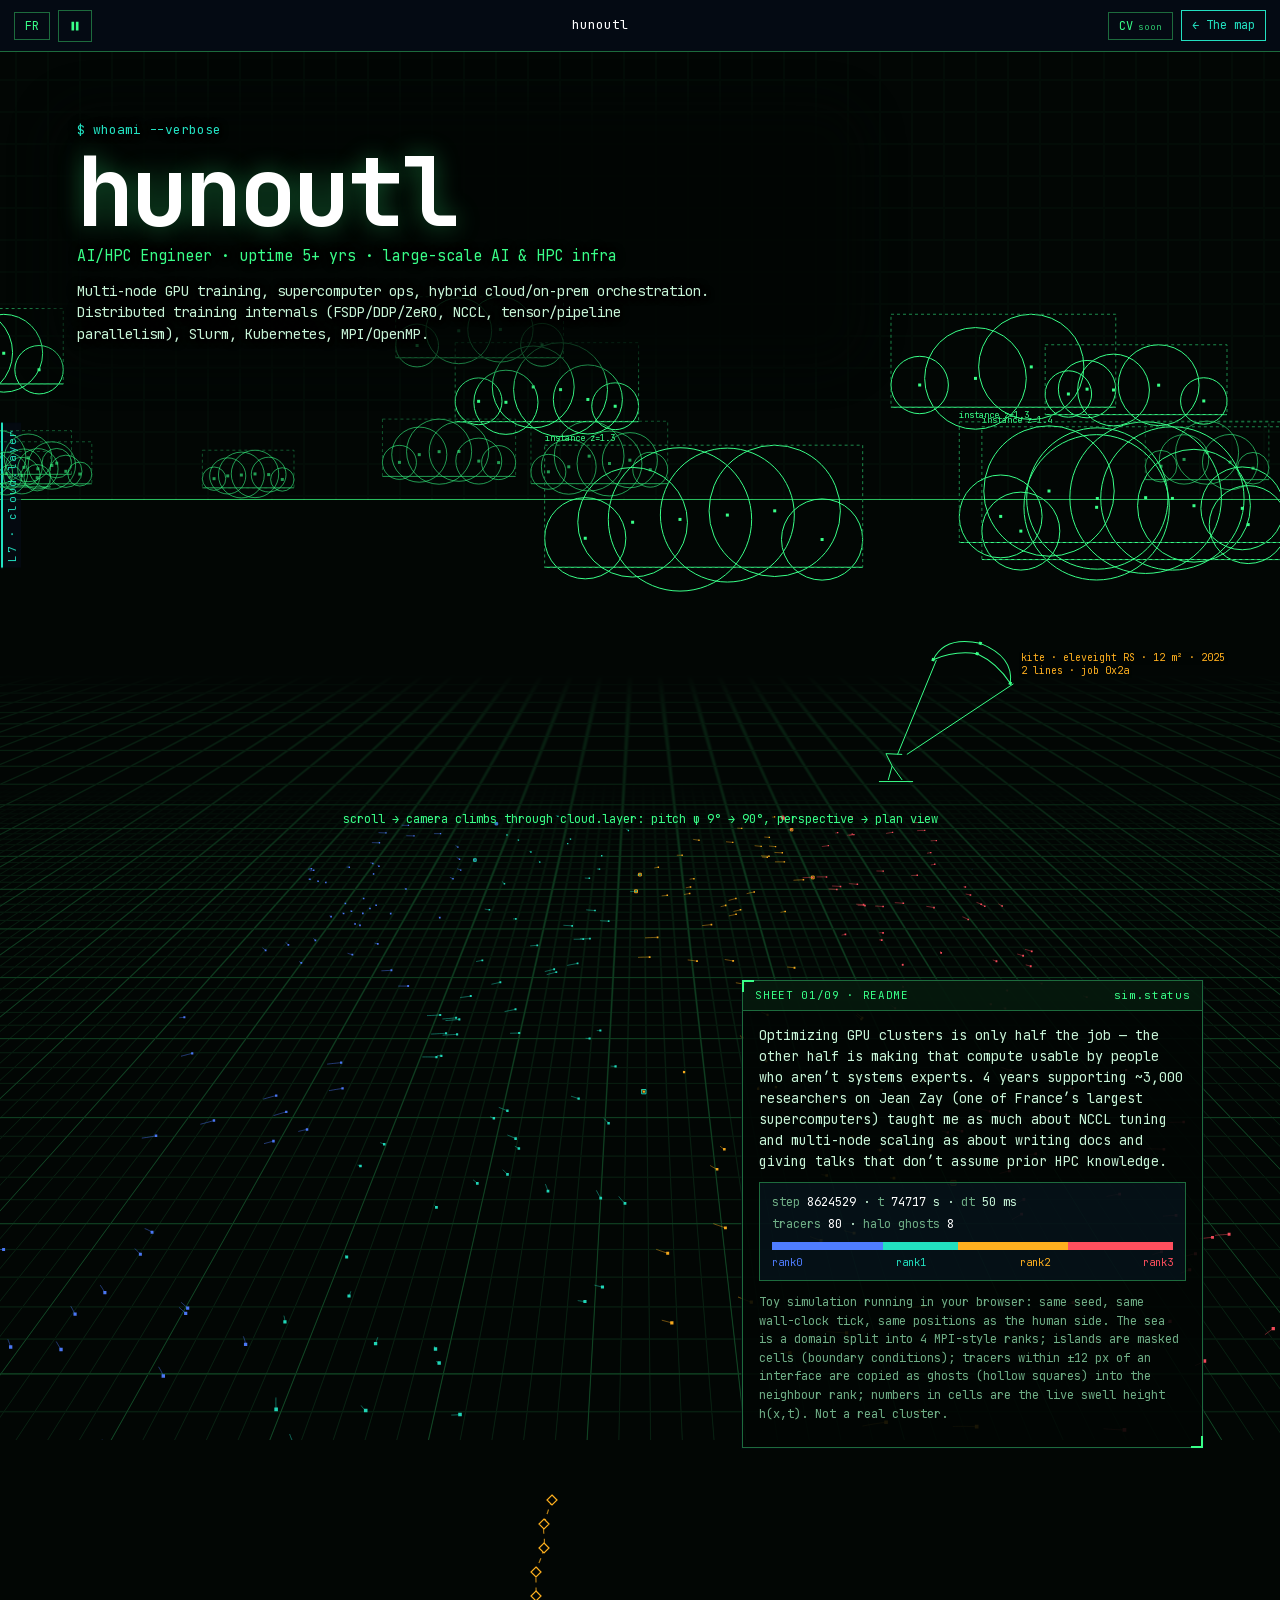
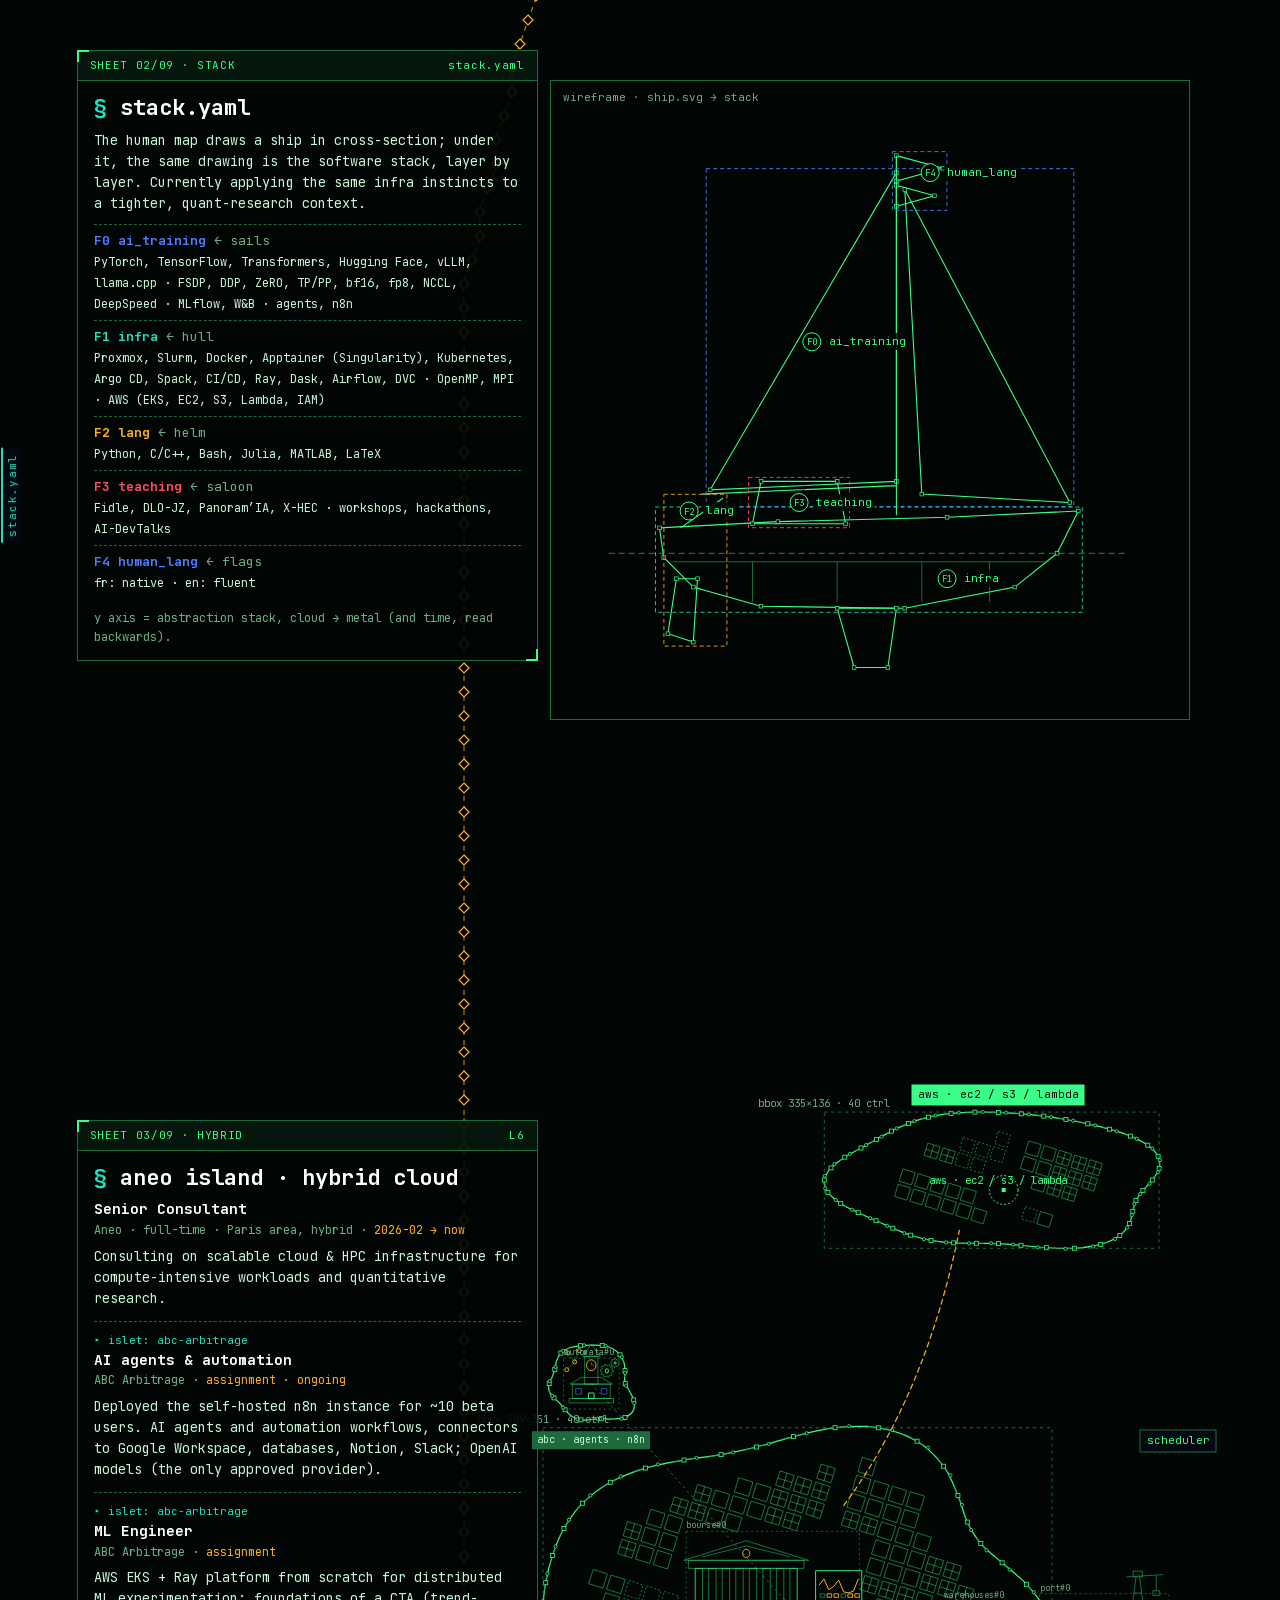
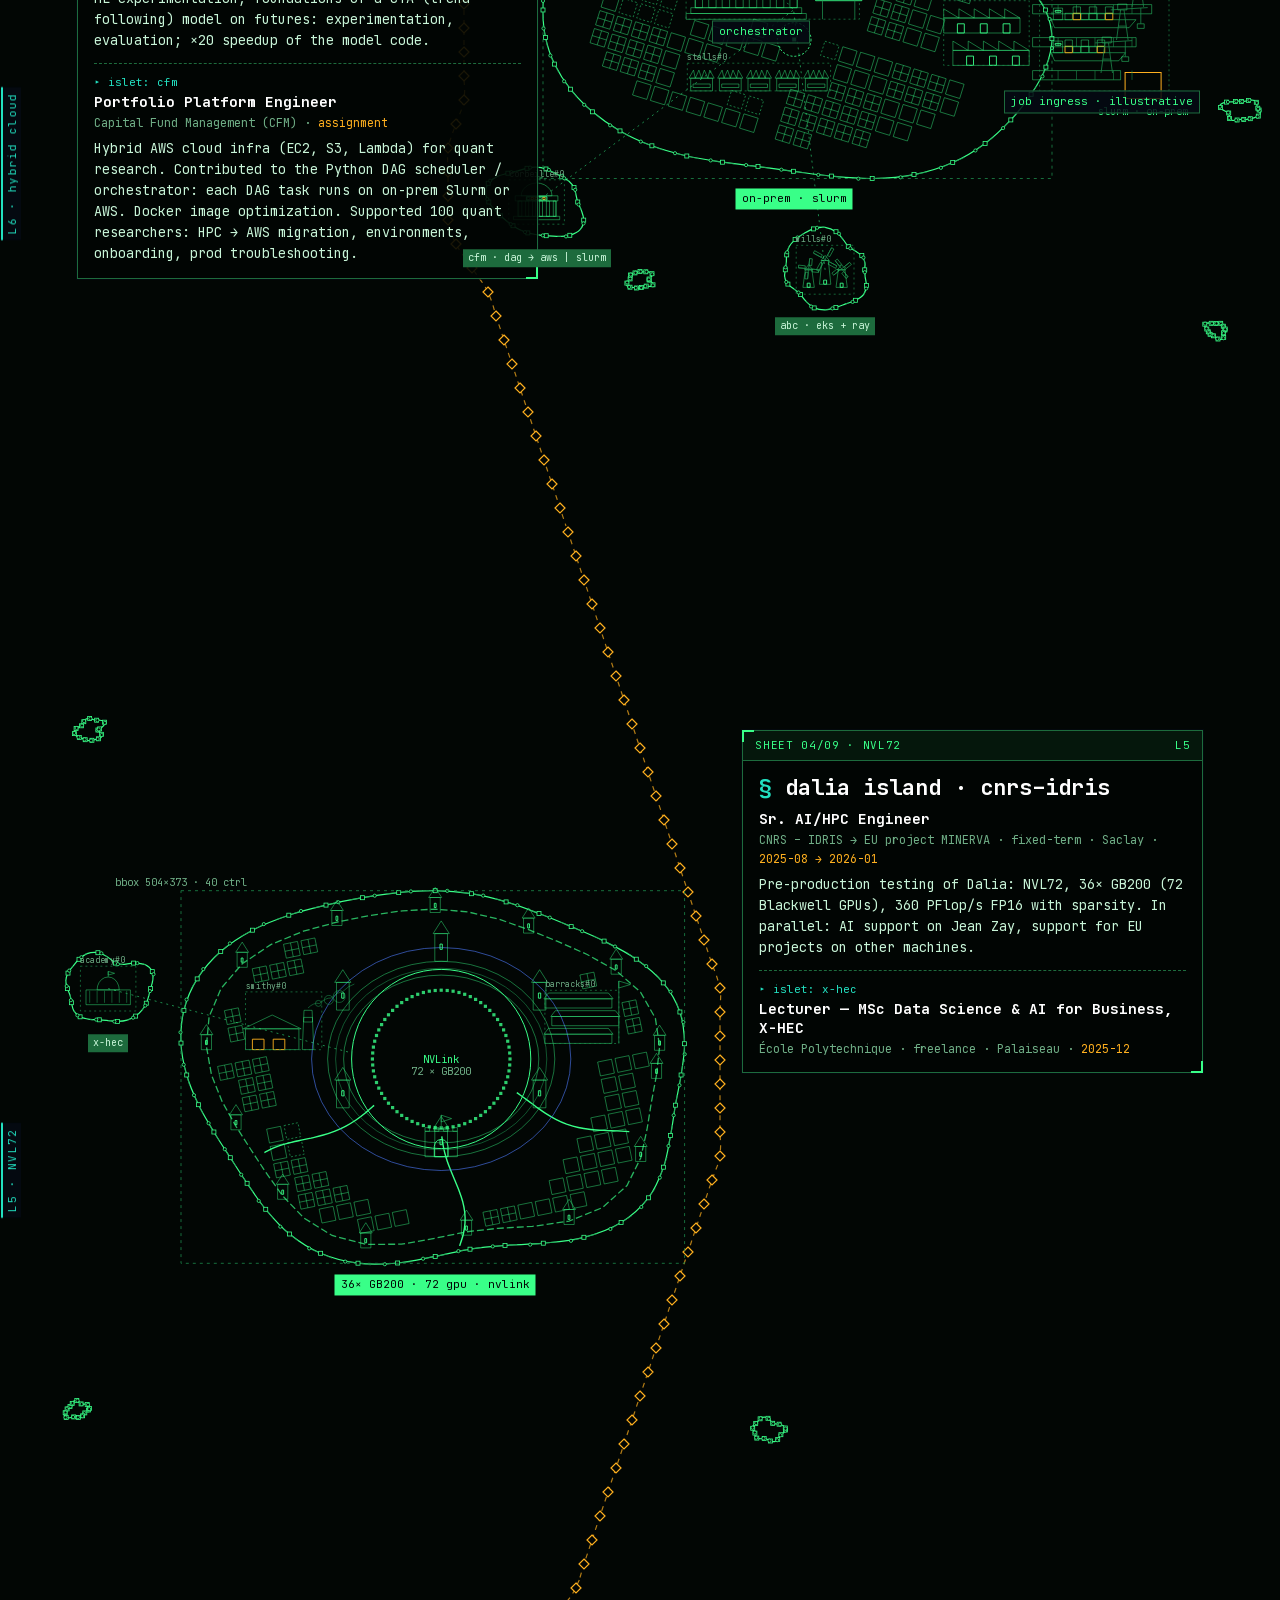
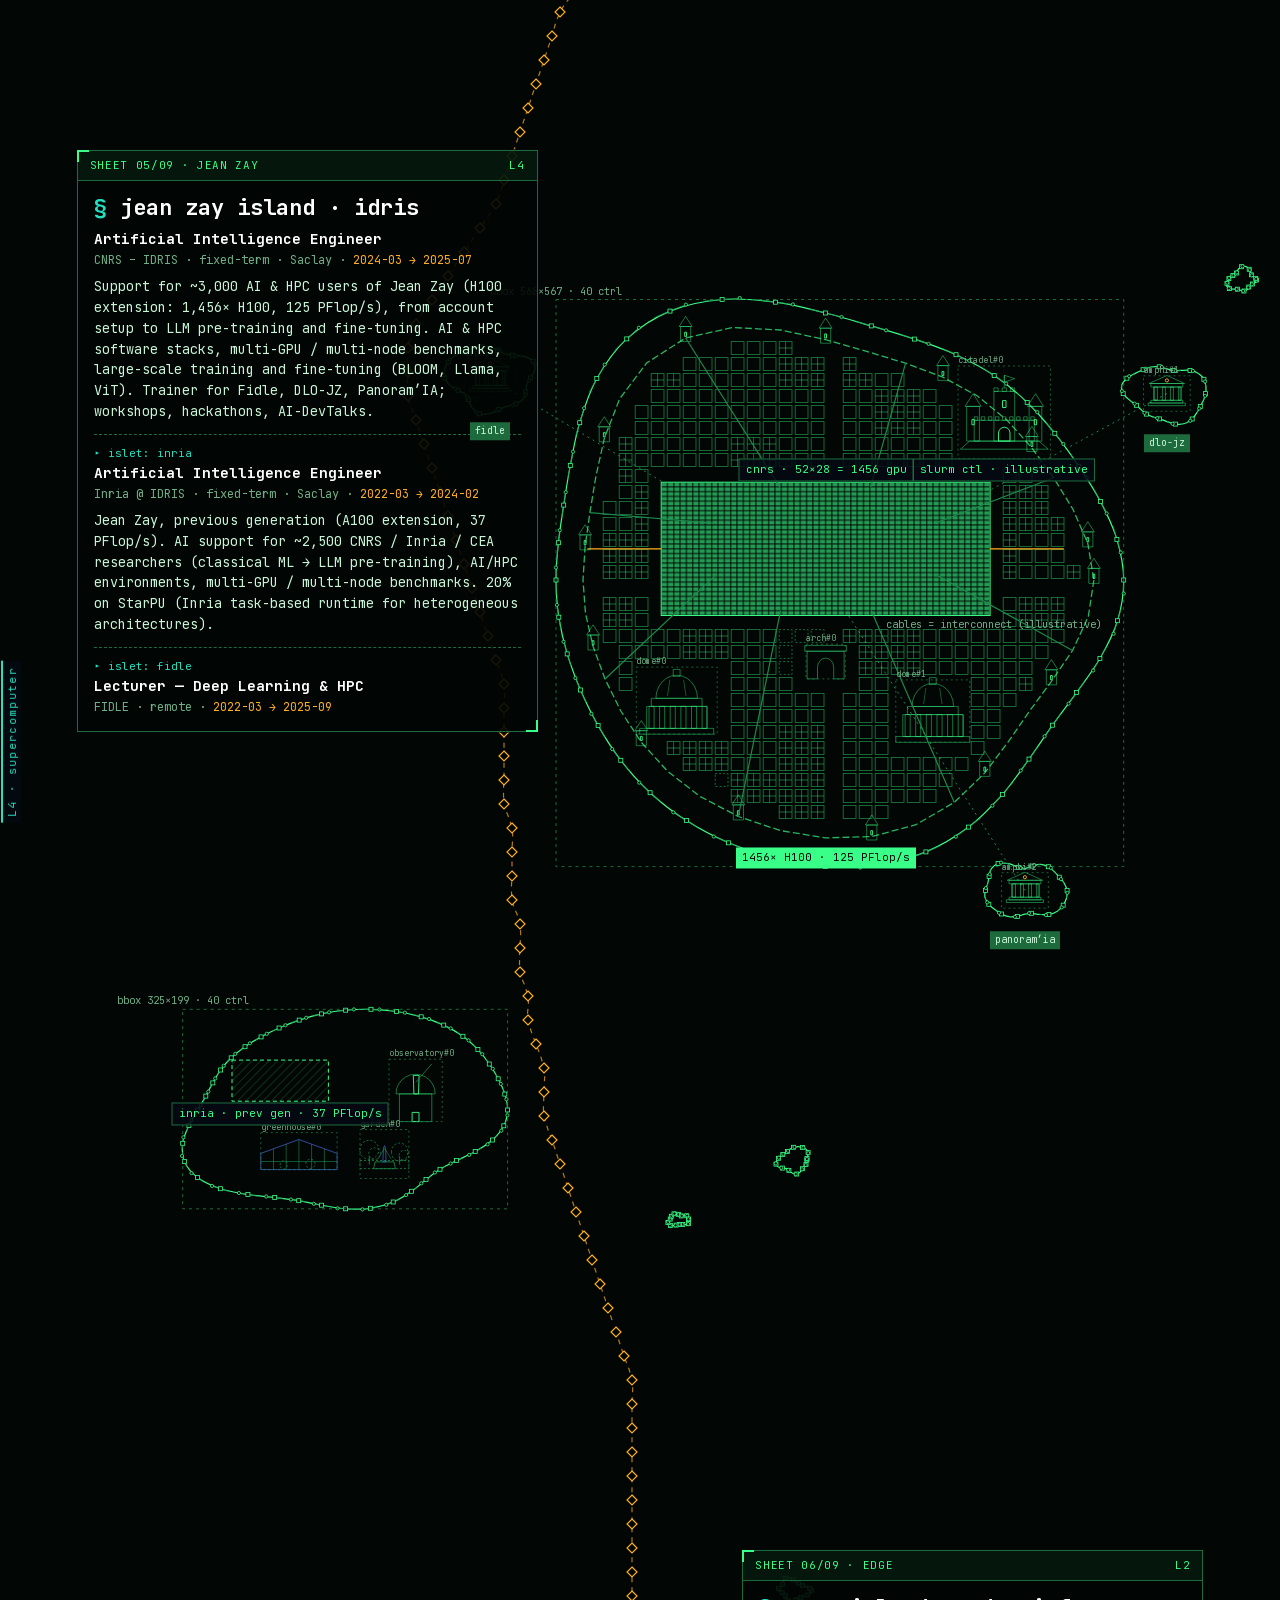
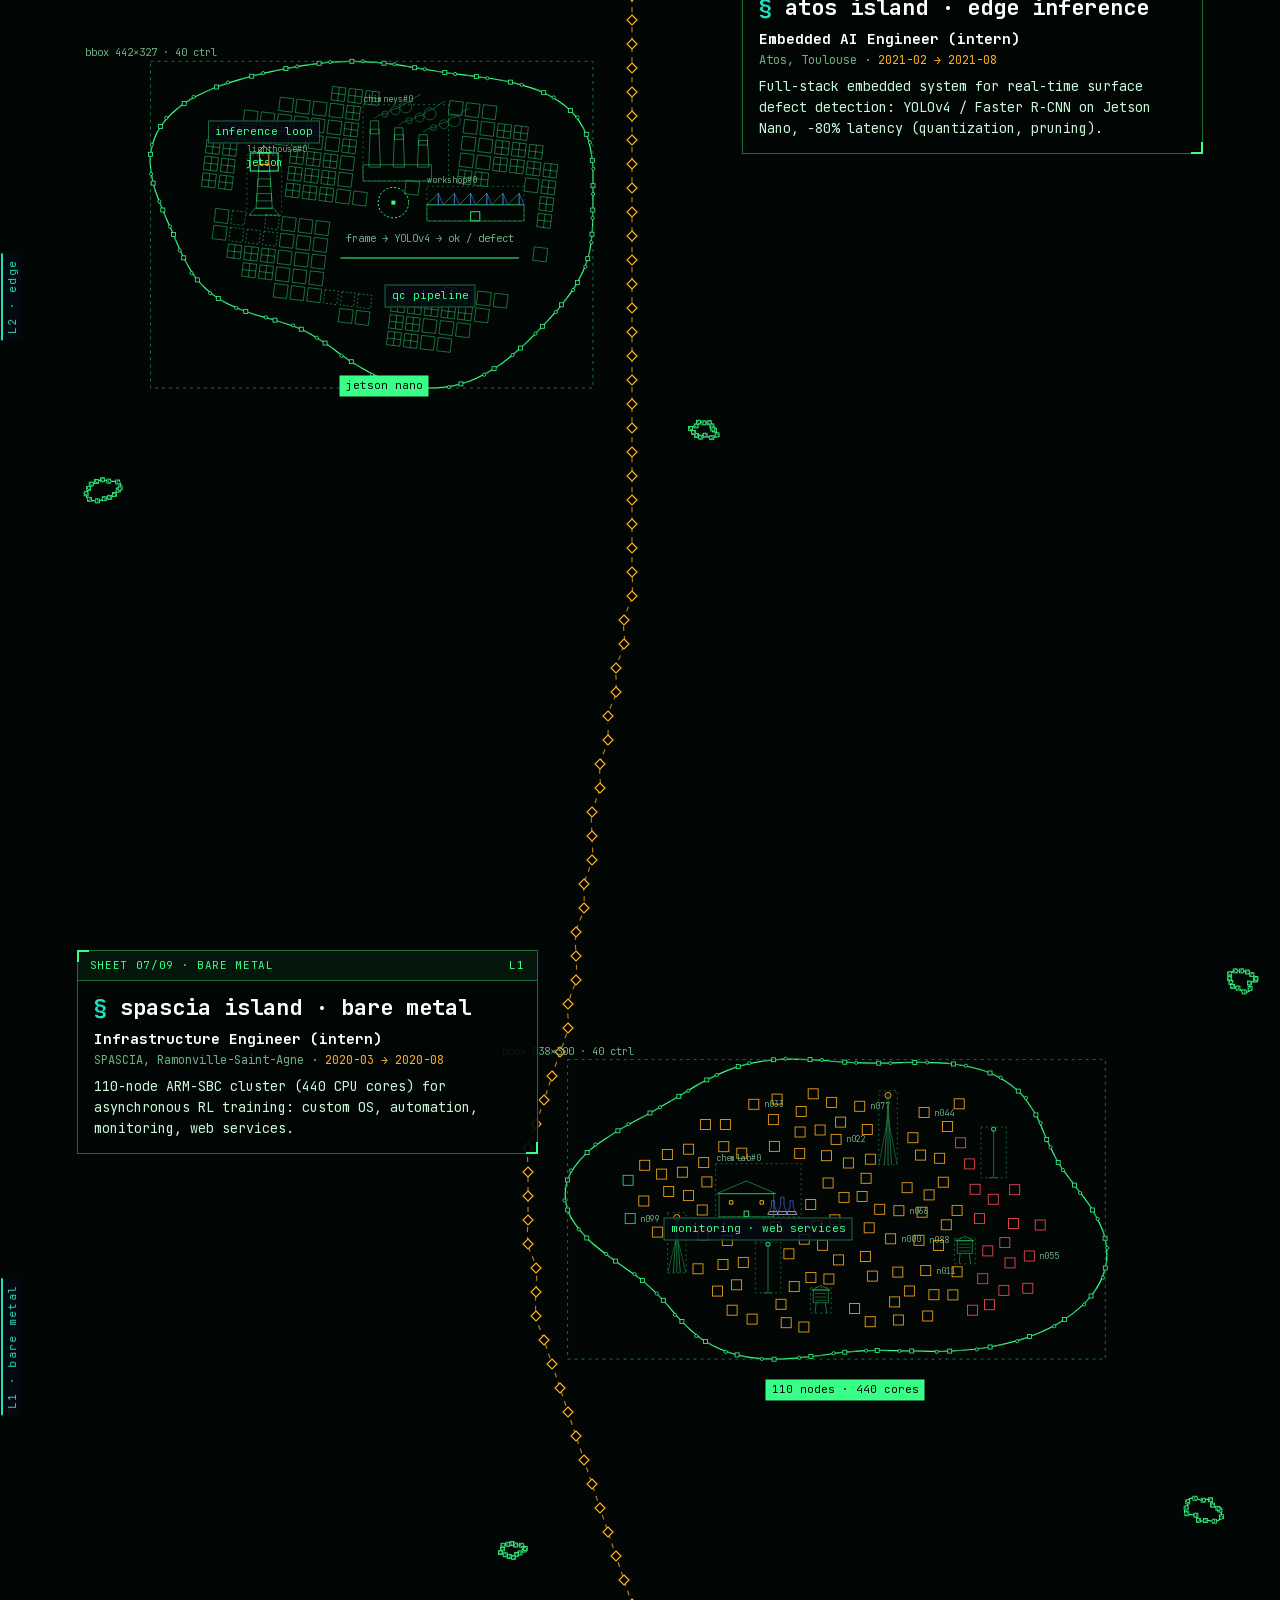
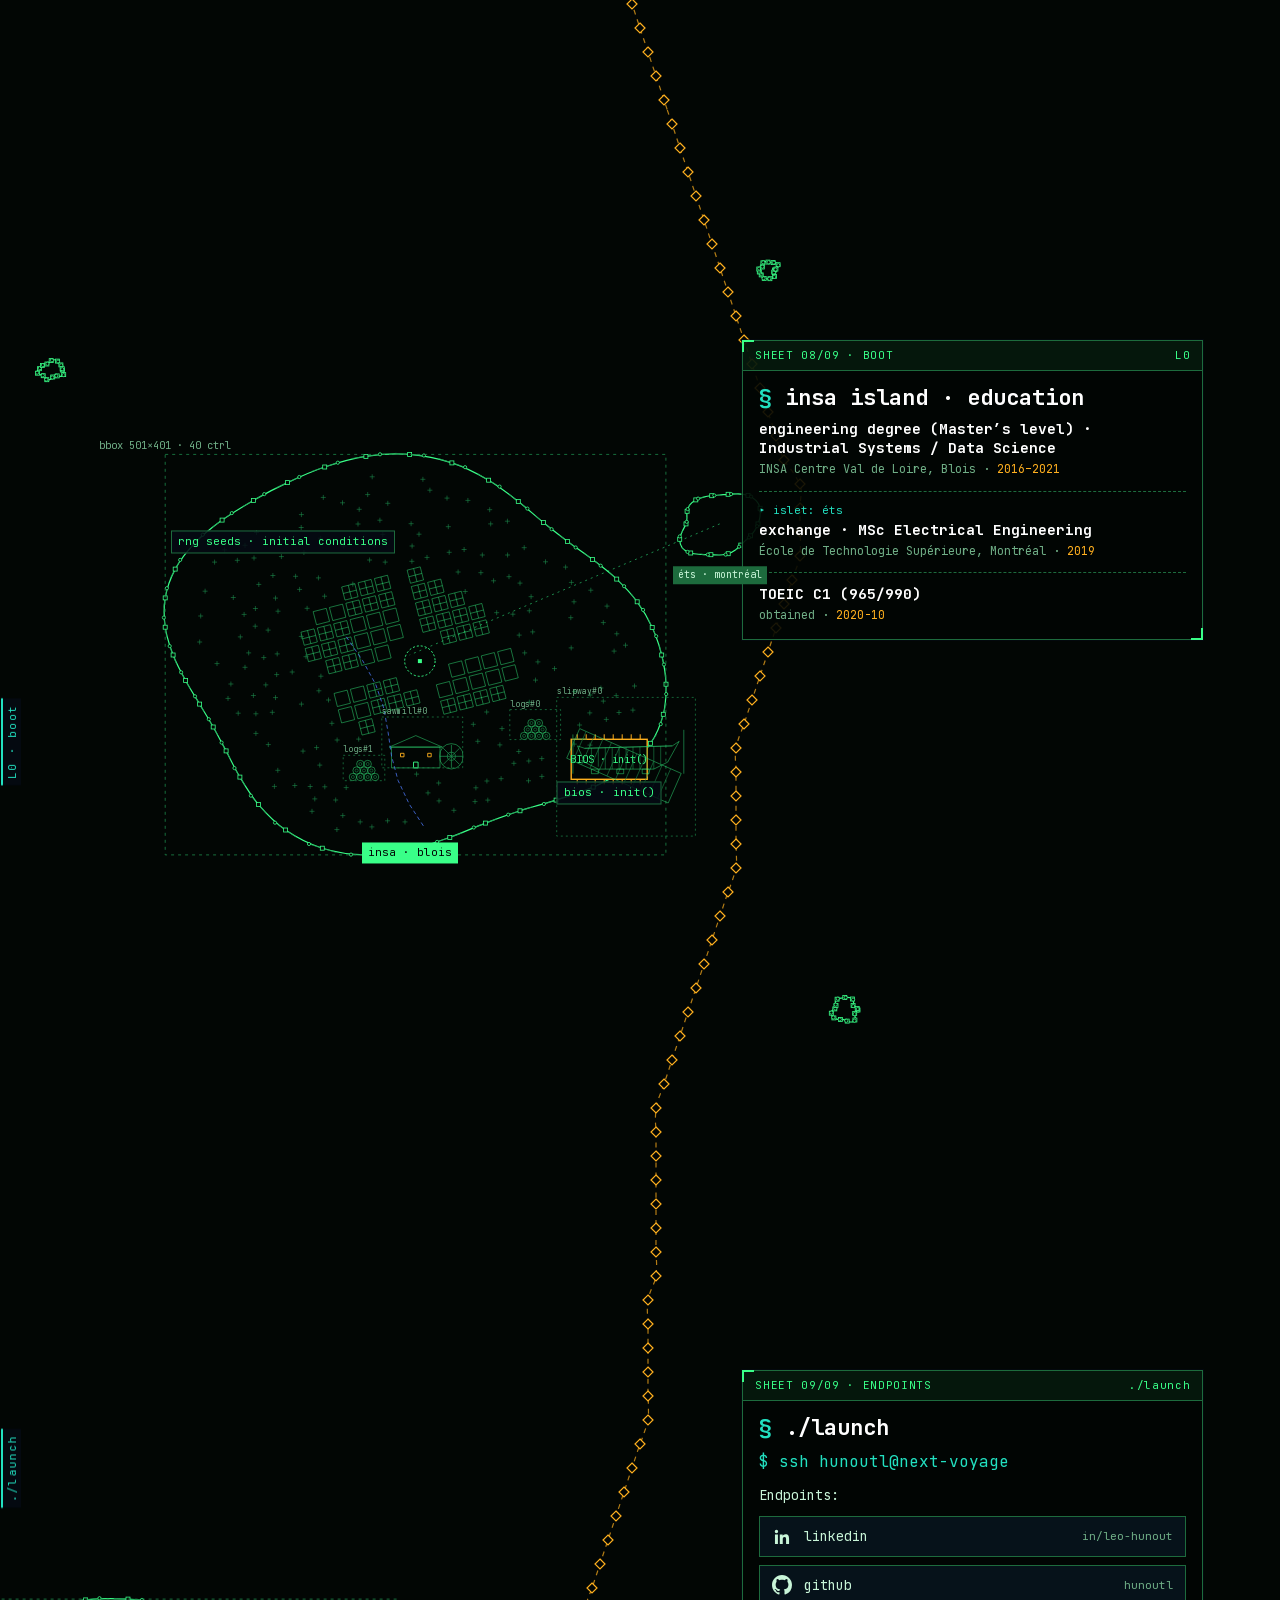
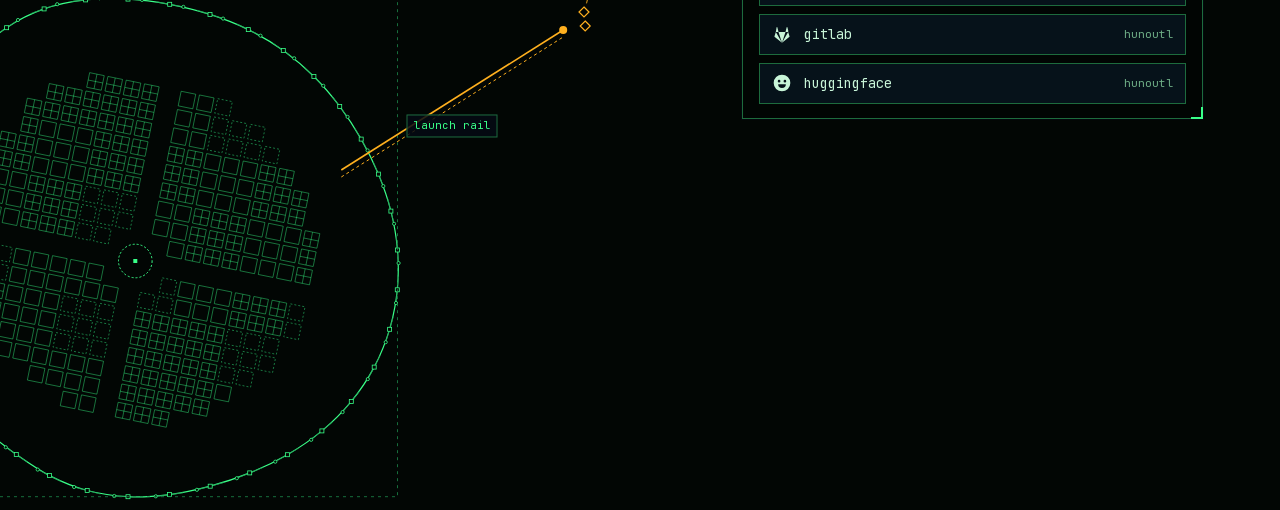
<file: index.html>
<!doctype html>
<html lang="en" class="no-js">
<head>
  <meta charset="UTF-8" />
  <meta name="viewport" content="width=device-width, initial-scale=1" />
  <!-- Couleur du canevas par défaut AVANT tout CSS : le premier frame peint
       après la navigation cross-site n'est jamais blanc par défaut. -->
  <!-- .no-js → .js avant tout rendu : les étages pré-générés au build
       (lisibles sans JS) sont masqués, lang-switch.js les remplace. -->
  <script>document.documentElement.className = "js";</script>
  <meta name="color-scheme" content="dark" />
  <link rel="icon" href="assets/favicon.svg" type="image/svg+xml" />
  <link rel="apple-touch-icon" href="assets/apple-touch-icon.png" />
  <title>hunoutl</title>
  <meta name="description" content="Léo Hunout (hunoutl), AI/HPC Engineer: supercomputers, GPU clusters and large-scale model training (Jean Zay, Dalia, AWS EKS). The wireframe side of an ink sea chart." />
  <link rel="canonical" href="https://hunoutl.github.io/" />
  <!-- Paire FR (gitlab.io) / EN (github.io) : même CV, deux faces. -->
  <link rel="alternate" hreflang="fr" href="https://hunoutl.gitlab.io/" />
  <link rel="alternate" hreflang="en" href="https://hunoutl.github.io/" />
  <link rel="alternate" hreflang="x-default" href="https://hunoutl.gitlab.io/" />
  <meta property="og:type" content="profile" />
  <meta property="og:url" content="https://hunoutl.github.io/" />
  <meta property="og:site_name" content="Léo Hunout" />
  <meta property="og:locale" content="en_US" />
  <meta property="og:locale:alternate" content="fr_FR" />
  <meta property="og:title" content="Léo Hunout (hunoutl) — AI/HPC Engineer" />
  <meta property="og:description" content="5+ years building and running large-scale AI/HPC compute infrastructure: Jean Zay, Dalia, AWS EKS." />
  <meta property="og:image" content="https://hunoutl.github.io/assets/og.png" />
  <meta property="og:image:width" content="1200" />
  <meta property="og:image:height" content="630" />
  <meta property="og:image:alt" content="Wireframe of a sea chart with simulation overlays, titled hunoutl" />
  <meta property="profile:first_name" content="Léo" />
  <meta property="profile:last_name" content="Hunout" />
  <meta name="twitter:card" content="summary_large_image" />
  <script type="application/ld+json">
  {
    "@context": "https://schema.org",
    "@type": "Person",
    "name": "Léo Hunout",
    "alternateName": "hunoutl",
    "jobTitle": "AI/HPC Engineer",
    "url": "https://hunoutl.github.io/",
    "worksFor": {
      "@type": "Organization",
      "name": "Aneo",
      "url": "https://www.aneo.eu/"
    },
    "alumniOf": {
      "@type": "CollegeOrUniversity",
      "name": "INSA Centre Val de Loire"
    },
    "knowsAbout": [
      "HPC",
      "GPU clusters",
      "distributed training",
      "Slurm",
      "Kubernetes",
      "AWS EKS",
      "Ray",
      "PyTorch",
      "LLM"
    ],
    "sameAs": [
      "https://www.linkedin.com/in/leo-hunout",
      "https://github.com/hunoutl",
      "https://gitlab.com/hunoutl",
      "https://huggingface.co/hunoutl",
      "https://hunoutl.gitlab.io/"
    ]
  }
  </script>
  <link rel="stylesheet" href="styles/machine.css" />
  <style>
    html { background: #020604; }
  </style>
  <!-- Bloque le premier rendu jusqu'à ce que #render-ready (après les
       scripts, en fin de body) soit parsé : le premier frame peint contient
       donc déjà le contenu, la simulation dessinée et la position de scroll
       d'arrivée. Chromium 124+ ; ignoré ailleurs. -->
  <link rel="expect" href="#render-ready" blocking="render" />
</head>
<body>
  <canvas id="sea" aria-hidden="true"></canvas>
  <canvas id="fx" aria-hidden="true"></canvas>
  <div id="clouds" aria-hidden="true"></div>
  <header class="site-bar">
    <div class="bar-group">
      <button id="lang-switch" class="lang-switch" type="button">FR</button>
      <button id="motion-toggle" class="bar-btn motion-toggle" type="button" aria-pressed="false" hidden><svg viewBox="0 0 16 16" width="14" height="14" aria-hidden="true"><path class="i-pause" d="M4 3h3v10H4zM9 3h3v10H9z"/><path class="i-play" d="M5 3l8 5-8 5z"/></svg></button>
    </div>
    <span class="brand">hunoutl</span>
    <div class="bar-group">
      <button id="cv-soon" class="bar-btn cv-soon" type="button">CV</button>
      <a id="mirror-hint" class="mirror-hint" data-mirror-link href="https://hunoutl.gitlab.io/">← The map</a>
    </div>
    <p id="bar-toast" class="bar-toast" role="status" aria-live="polite"></p>
  </header>

  <main id="floors"></main>

  <script src="scripts/site.js"></script>
  <script src="scripts/floor-fit.js"></script>
  <script src="scripts/geo.js"></script>
  <script src="scripts/content.js"></script>
  <script src="scripts/lang-switch.js"></script>
  <script src="scripts/sim-core.js"></script>
  <script src="scripts/bar.js"></script>
  <script src="scripts/render-machine.js"></script>
  <script src="scripts/drag-swipe.js"></script>
  <script>SIM.start();</script>
  <div id="render-ready" hidden></div>
</body>
</html>
</file>
<file: styles/machine.css>
/* Machine « le calcul qui fait la mer ».
   Police : JetBrains Mono (OFL) 400/700, subsettée, inlinée par build.mjs. */
@font-face {
  font-family: "JB Mono";
  src: url(../assets/jbmono-400.woff2) format("woff2");
  font-weight: 400;
  font-display: block;
}
@font-face {
  font-family: "JB Mono";
  src: url(../assets/jbmono-700.woff2) format("woff2");
  font-weight: 700;
  font-display: block;
}

:root {
  --drag-x: 0px;
  --bg: #020604;
  --mesh: #0d3a1e;
  --line: #1d6b3d;
  --text: #c8f5d8;
  --dim: #6fae86;
  --cy: #39ff88;
  --r0: #4f7dff;
  --r1: #22e0c0;
  --r2: #ffb01f;
  --r3: #ff4f5e;
  --bar-height: 52px;
  --mono: "JB Mono", ui-monospace, "SFMono-Regular", Menlo, Consolas, monospace;
}

* { box-sizing: border-box; }
html, body { margin: 0; padding: 0; }
html { background: var(--bg); }
body {
  background: var(--bg);
  color: var(--text);
  font-family: var(--mono);
  font-size: 13.5px;
  line-height: 1.55;
  overflow-x: hidden;
  /* pan-y : scroll vertical natif (fluide, avec inertie) ; le swipe
     horizontal est géré par les Touch Events de drag-swipe.js, qui
     s'appuient sur cette règle — lire le commentaire là-bas avant d'y
     toucher. */
  touch-action: pan-y;
  overscroll-behavior-x: none;
  -webkit-text-size-adjust: 100%;
  -webkit-tap-highlight-color: transparent;
}

#sea, #fx { position: fixed; left: 0; top: 0; pointer-events: none; }
#sea { z-index: 0; }
#fx { z-index: 2; }
#clouds { position: fixed; inset: 0; z-index: 6; pointer-events: none; overflow: hidden; }
#clouds .cloud-cv { position: absolute; left: 0; top: 0; }
#clouds .fog { position: absolute; inset: 0; opacity: 0; will-change: opacity; background: linear-gradient(rgba(57, 255, 136, 0.07) 1px, transparent 1px) 0 0 / 100% 24px, linear-gradient(90deg, rgba(57, 255, 136, 0.07) 1px, transparent 1px) 0 0 / 24px 100%, #020604; }
#clouds .fog::after { content: "cloud.layer · traversing"; position: absolute; left: 50%; top: 46%; transform: translateX(-50%); font-family: var(--mono); font-size: 12px; color: var(--cy); letter-spacing: .2em; }
.inset { position: absolute; z-index: 3; background: rgba(2, 6, 4, 0.92); border: 1px solid var(--line); }
.inset .ship svg { position: absolute; left: 0; top: 0; overflow: visible; }
.inset .ship text { font-family: var(--mono); font-size: 9px; fill: var(--cy); text-anchor: middle; }
.inset-title { position: absolute; left: 12px; top: 8px; margin: 0; font-size: 11px; color: var(--dim); }
.part { position: absolute; z-index: 1; font-size: 11px; color: var(--cy); white-space: nowrap; background: rgba(2, 6, 4, .85); padding: 0 3px; }
.winds em { font-style: normal; color: var(--dim); font-weight: 400; }

#floors { position: relative; }
/* Changement de langue : seuls les TEXTES fondent. Une opacité sur #floors
   en faisait un contexte d'empilement : le titre et le premier cartouche
   (z-index 7) passaient sous les nuages (6) le temps du fondu, et les îles,
   identiques d'une langue à l'autre, clignotaient avec. On fait fondre le
   contenu des cartouches, pas les cartouches : leur fond et le voile du
   titre restent en place, les nuages ne réapparaissent pas derrière.
   Sans fond propre (étiquettes .tag, consigne de défilement) : elles
   fondent entières. */
.floor-inner > :not(.isle-layer) > *,
.floor-inner > :not(.isle-layer):not(:has(> *)),
.floor-inner > .scroll-hint { transition: opacity 0.18s; }
#floors.lang-fading .floor-inner > :not(.isle-layer) > *,
#floors.lang-fading .floor-inner > :not(.isle-layer):not(:has(> *)),
#floors.lang-fading .floor-inner > .scroll-hint { opacity: 0; }
.floor { position: relative; overflow: hidden; }
/* Le texte n'est jamais coupé par le bas d'un étage : il peut déborder sur
   le suivant (ex. premier panneau de l'accueil, placé selon la fenêtre).
   La largeur reste rognée (pas de défilement horizontal). La hauteur des
   étages couvre normalement le texte (scripts/floor-fit.js). */
@supports (overflow: clip) {
  .floor { overflow-x: clip; overflow-y: visible; }
}
.floor-inner { position: absolute; inset: 0; }
.isle-layer { position: absolute; left: 0; top: 0; z-index: 1; overflow: visible; }
.isle-layer text { font-family: var(--mono); text-anchor: middle; }
.isle-layer .lbl { font-size: 10.5px; fill: var(--cy); text-anchor: middle; }
.isle-layer .dim { font-size: 10.5px; fill: var(--dim); }
.isle-layer .tiny { font-size: 8px; fill: var(--dim); text-anchor: start; }

.card, .tag, .sky-title, .scroll-hint, .layer-mark { position: absolute; z-index: 3; }
.card {
  background: rgba(2, 6, 4, 0.9);
  border: 1px solid var(--line);
  box-shadow: 0 0 0 1px rgba(5, 11, 20, 0.6);
}
.card::before, .card::after {
  content: "";
  position: absolute;
  width: 10px;
  height: 10px;
  border: 0 solid var(--cy);
}
.card::before { left: -1px; top: -1px; border-left-width: 2px; border-top-width: 2px; }
.card::after { right: -1px; bottom: -1px; border-right-width: 2px; border-bottom-width: 2px; }
.card .bar {
  display: flex;
  justify-content: space-between;
  gap: 8px;
  padding: 6px 12px;
  border-bottom: 1px solid var(--line);
  font-size: 11px;
  letter-spacing: 0.06em;
  color: var(--cy);
  background: rgba(13, 58, 30, 0.35);
}
.card .body { padding: 14px 16px 14px; }
.card h2 { margin: 0 0 10px; font-size: 22px; line-height: 1.15; font-weight: 700; color: #ffffff; }
/* « § » purement décoratif : texte de remplacement vide pour les lecteurs d'écran */
.card h2::before { content: "§ "; content: "§ " / ""; color: var(--r1); }
/* focus clavier visible partout (WCAG 2.4.7) */
:focus-visible { outline: 2px solid var(--r1); outline-offset: 3px; }
.card p { margin: 0 0 10px; }
.job { margin-top: 12px; padding-top: 10px; border-top: 1px dashed var(--line); }
.card h2 + .job { margin-top: 0; padding-top: 0; border-top: none; }
.job .when { margin: 0; font-size: 11.5px; color: var(--r2); }
.job .isle { margin: 0 0 2px; font-size: 11px; color: var(--r1); }
.job .isle::before { content: "▸ "; }
.job h3 { margin: 2px 0 0; font-size: 14.5px; line-height: 1.3; color: #fff; }
.job .where { margin: 2px 0 6px; font-size: 12px; color: var(--dim); }
.job p:last-child { margin-bottom: 0; }

.tag {
  transform: translate(-50%, -50%);
  white-space: nowrap;
  font-size: 11px;
  padding: 2px 6px;
  color: var(--bg);
  background: var(--cy);
  pointer-events: none;
}
.tag.small { font-size: 10px; padding: 1px 5px; background: var(--line); color: var(--text); }
.tag.it { background: rgba(5, 11, 20, 0.85); color: var(--cy); border: 1px solid var(--line); }

.layer-mark {
  left: 4px;
  margin: 0;
  transform: translateY(-50%);
  writing-mode: vertical-rl;
  rotate: 180deg;
  font-size: 11px;
  letter-spacing: 0.12em;
  color: var(--r1);
  white-space: nowrap;
}
.layer-mark span { padding: 6px 2px; border-right: 2px solid var(--r1); background: rgba(5, 11, 20, 0.8); }

/* hero : textes au-dessus des nuages (#clouds, z 6) */
.sky-title, .card.about, .scroll-hint { z-index: 7; }
/* voile derrière le titre : les nuages filaires ne barrent plus les lignes */
.sky-title::before {
  content: "";
  position: absolute;
  inset: -18px -28px -22px -28px;
  z-index: -1;
  background: rgba(2, 6, 4, 0.88);
  border-radius: 48px;
  filter: blur(18px);
}
.sky-title p, .sky-title h1 { text-shadow: 0 0 4px #020604, 0 0 10px #020604; }
.sky-title { pointer-events: none; }
.sky-title .prompt { margin: 0; color: var(--r1); font-size: 13px; }
.sky-title h1 { margin: 6px 0 8px; font-size: 96px; line-height: 0.95; letter-spacing: -0.04em; font-weight: 700; color: #fff; text-shadow: 0 0 24px rgba(57, 255, 136, 0.35); }
.sky-title .sub { margin: 0 0 12px; color: var(--cy); font-size: 15px; }
.sky-title .lede { margin: 0; max-width: 640px; font-size: 14px; color: var(--text); }
.scroll-hint { left: 0; right: 0; top: max(600px, min(812px, calc(var(--vh, 100vh) - 90px))); margin: 0; text-align: center; font-size: 12px; color: var(--cy); }
.hud { margin: 6px 0 12px; padding: 10px 12px; border: 1px solid var(--line); background: rgba(18, 50, 79, 0.25); font-size: 12px; }
.hud p { margin: 0 0 4px; }
.hud b { color: var(--dim); font-weight: 400; }
.hud span[data-hud] { color: #fff; font-variant-numeric: tabular-nums; }
.bars { display: flex; height: 8px; margin: 8px 0 4px; background: #0a1a2a; }
.bars i { display: block; height: 100%; width: 25%; }
.bars i:nth-child(1) { background: var(--r0); }
.bars i:nth-child(2) { background: var(--r1); }
.bars i:nth-child(3) { background: var(--r2); }
.bars i:nth-child(4) { background: var(--r3); }
.ranks { display: flex; justify-content: space-between; font-size: 10.5px; margin: 0 !important; }
.r0 { color: var(--r0); } .r1 { color: var(--r1); } .r2 { color: var(--r2); } .r3 { color: var(--r3); }
.w4 { color: var(--cy); }
.note { font-size: 12px; color: var(--dim); }

/* forces */
.winds { list-style: none; margin: 4px 0 10px; padding: 0; }
.winds li { padding: 6px 0; border-top: 1px dashed var(--line); }
.winds b { display: block; font-size: 13px; }
.winds span { font-size: 12px; color: var(--text); }
.readup { font-size: 12px; color: var(--dim); margin-bottom: 0 !important; }

/* contact */
.card .big { font-size: 16px; color: var(--r1); }
.links { display: grid; gap: 8px; }
.links a { display: grid; grid-template-columns: 22px 1fr auto; align-items: center; gap: 10px; padding: 9px 12px; color: var(--text); text-decoration: none; border: 1px solid var(--line); background: rgba(18, 50, 79, 0.3); }
.links a small { color: var(--dim); }
.links a:hover { border-color: var(--r1); color: #fff; }

@media (max-width: 759px) {
  body { font-size: 12.5px; }
  .card .body { padding: 12px 13px; }
  .card h2 { font-size: 19px; }
  .sky-title h1 { font-size: 64px; }
  .sky-title .sub { font-size: 13px; }
  .sky-title .lede { font-size: 12.5px; }
  .scroll-hint { top: max(520px, min(780px, calc(var(--vh, 100vh) - 150px))); font-size: 11px; padding: 0 16px; }
  .layer-mark { left: 1px; font-size: 9.5px; }
}

/* bandeau */
.site-bar {
  position: fixed;
  top: 0;
  left: 0;
  right: 0;
  height: var(--bar-height);
  z-index: 20;
  display: flex;
  align-items: center;
  justify-content: space-between;
  gap: 10px;
  padding: 0 14px;
  background: rgba(5, 11, 20, 0.96);
  border-bottom: 1px solid var(--line);
}
.brand { flex: 1; min-width: 0; text-align: center; font-size: 13px; color: #fff; white-space: nowrap; overflow: hidden; text-overflow: ellipsis; }
.brand i { font-style: normal; color: var(--dim); }
.mirror-hint, .lang-switch, .bar-btn {
  font-family: var(--mono);
  font-size: 12px;
  background: transparent;
  border: 1px solid var(--line);
  color: var(--cy);
  padding: 5px 10px;
  cursor: pointer;
  text-decoration: none;
  white-space: nowrap;
}
.mirror-hint { border-color: var(--r1); color: var(--r1); }
.mirror-hint:hover, .lang-switch:hover, .bar-btn:hover { background: var(--r1); color: var(--bg); }
.bar-group { display: flex; align-items: center; gap: 8px; flex: none; }
.motion-toggle { display: inline-grid; place-items: center; width: 34px; height: 32px; padding: 0; }
.motion-toggle[hidden] { display: none; }
.motion-toggle svg { fill: currentColor; }
.motion-toggle .i-play, .motion-toggle[aria-pressed="true"] .i-pause { display: none; }
.motion-toggle[aria-pressed="true"] .i-play { display: inline; }
.cv-soon small { margin-left: 5px; font-size: 0.78em; font-weight: 400; opacity: 0.75; }
.bar-toast {
  position: absolute; top: calc(100% + 8px); right: 14px; margin: 0;
  padding: 6px 12px; font-size: 13px; pointer-events: none;
  opacity: 0; transform: translateY(-4px); transition: opacity 0.2s, transform 0.2s;
}
.bar-toast.on { opacity: 1; transform: none; }
@media (max-width: 560px) { .cv-soon small { display: none; } }
@media (max-width: 400px) {
  .site-bar { gap: 6px; padding: 0 10px; }
  .bar-group { gap: 6px; }
}
.bar-toast { background: var(--bg); color: var(--cy); border: 1px solid var(--line); font-family: var(--mono); font-size: 12px; }
@media (max-width: 420px) { .brand i { display: none; } }

/* bascule (calques de drag-swipe.js) */
body.dragging { user-select: none; -webkit-user-select: none; cursor: grabbing; }
#mirror-window { position: fixed; left: 0; top: 0; overflow: hidden; z-index: 60; pointer-events: none; will-change: transform; background: #f4ecda; }
#mirror-frame { position: fixed; inset: 0; width: 100vw; height: 100vh; border: none; z-index: 60; pointer-events: none; will-change: transform; background: #f4ecda; }
#mirror-window #mirror-frame { position: absolute; left: 0; top: 0; }
/* Ligne de scan dessinée comme un BALAYAGE DE MONITEUR : bande phosphore
   à lignes de trame, du côté du plan quitté. */
#scan-line {
  position: fixed;
  top: 0;
  width: 70px;
  height: 100%;
  z-index: 61;
  pointer-events: none;
  will-change: transform;
  visibility: hidden;
  background:
    repeating-linear-gradient(to bottom, rgba(5, 11, 20, 0.55) 0 1px, rgba(5, 11, 20, 0) 1px 3px),
    linear-gradient(to left, rgba(57, 255, 136, 0), rgba(57, 255, 136, 0.16) 60%, rgba(57, 255, 136, 0.75) 96%, #d8ffe6);
}
#scan-line::after { content: ""; position: absolute; left: 0; top: 0; bottom: 0; width: 2px; background: #eaffff; box-shadow: 0 0 12px 3px rgba(57, 255, 136, 0.9); }
.scan-tab { position: absolute; left: -1px; top: 50%; width: 28px; height: 56px; margin-top: -28px; background: var(--bg); border: 1px solid var(--r1); border-left: none; }
.scan-tab::after { content: ""; position: absolute; left: 7px; top: 21px; width: 9px; height: 9px; border-right: 2px solid var(--r1); border-top: 2px solid var(--r1); transform: rotate(45deg); }
body.dragging #scan-line, body.settling #scan-line, body.teasing #scan-line { visibility: visible; }
body.no-anim #mirror-frame, body.no-anim #mirror-window, body.no-anim #scan-line { transition: none !important; }

/* ---------- sans JavaScript : le CV en colonne lisible ---------- */
/* Les étages pré-générés au build (tools/build.mjs) ne servent qu'aux
   lecteurs sans JS ; avec JS (.js), ils sont masqués dès le premier rendu
   et remplacés par ceux de lang-switch.js. */
.js .floor-static { display: none; }
.no-js #sea, .no-js #fx, .no-js #clouds, .no-js .bar-group > button { display: none; }
.no-js #floors { padding: calc(var(--bar-height, 52px) + 24px) 16px 48px; }
.no-js .floor { overflow: visible; }
.no-js .floor-inner { position: static; }
.no-js .card, .no-js .sky-title { position: static; max-width: 720px; margin: 0 auto 32px; }
.no-js .tag, .no-js .part, .no-js .inset, .no-js .scroll-hint, .no-js .layer-mark, .no-js .swipe-note, .no-js .hud { display: none; }
</file>
